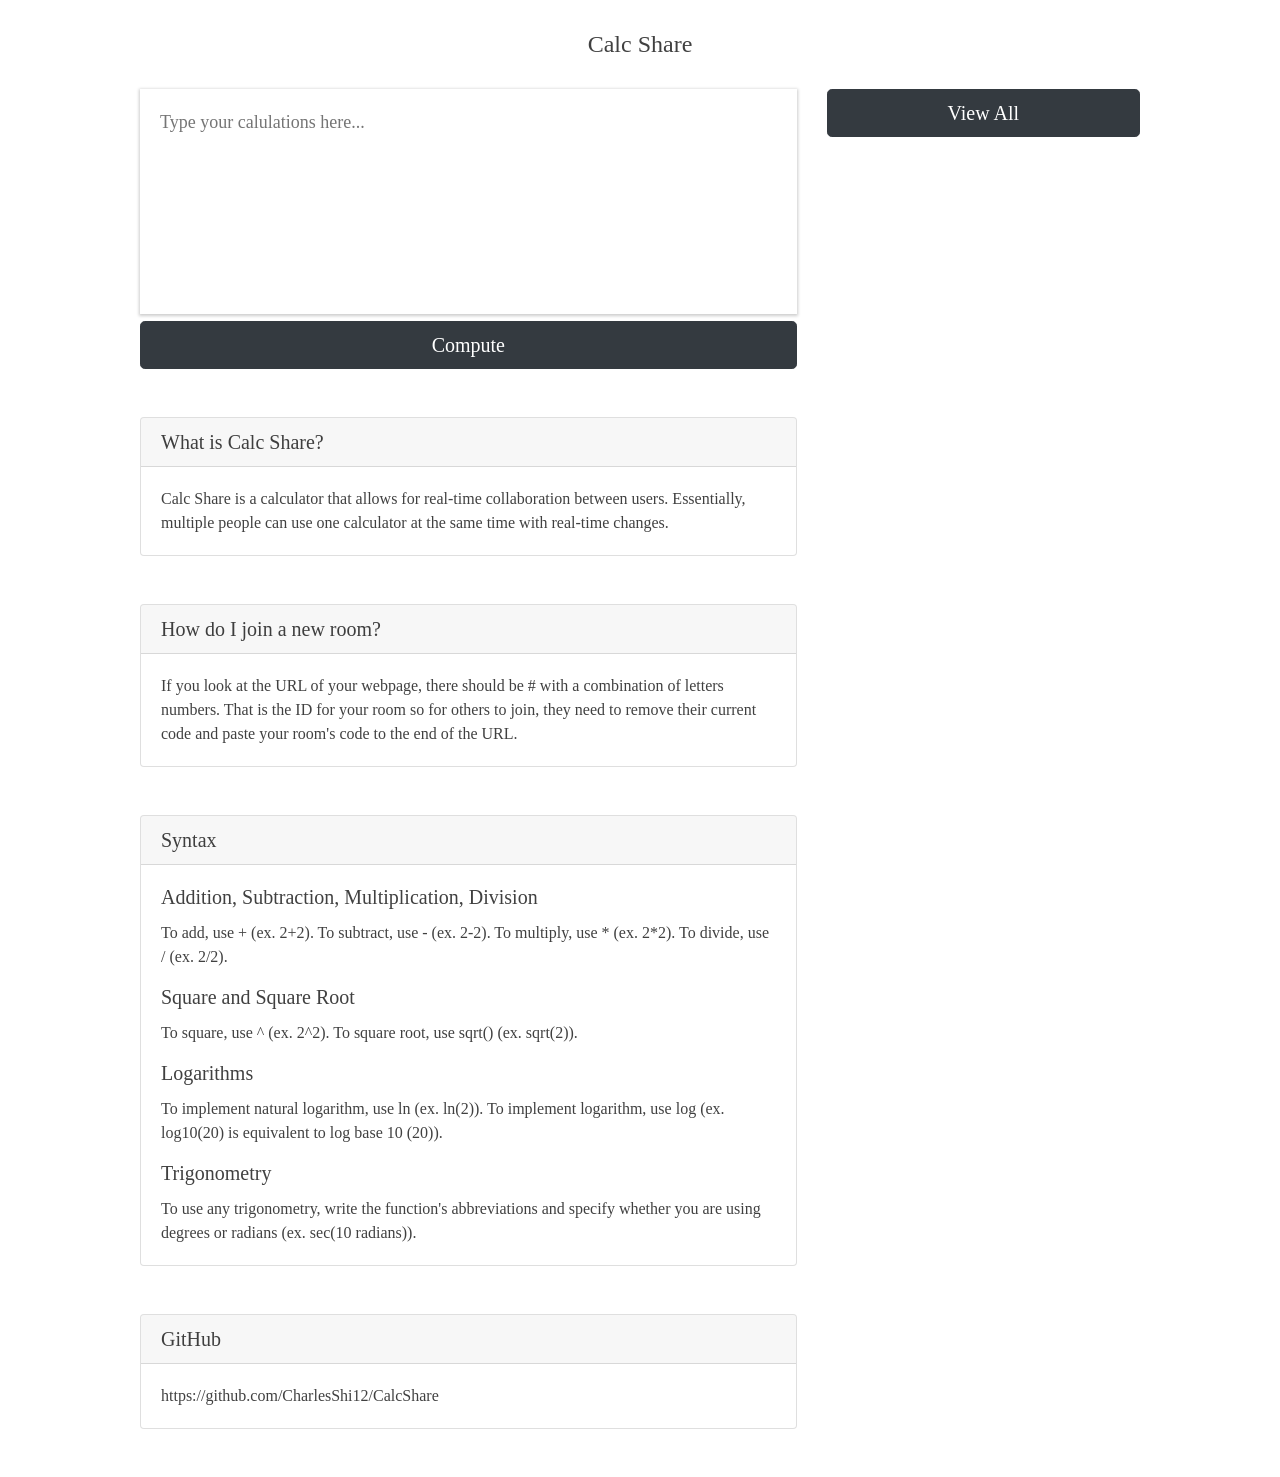
<file: src/main/resources/public/index.html>
<!DOCTYPE html>
<html lang="en">
<head>
    <meta charset="UTF-8">
    <title>Calc Share</title>
    <script src="https://ajax.googleapis.com/ajax/libs/jquery/3.5.1/jquery.min.js"></script>
    <link rel="stylesheet" href="https://stackpath.bootstrapcdn.com/bootstrap/4.5.2/css/bootstrap.min.css" integrity="sha384-JcKb8q3iqJ61gNV9KGb8thSsNjpSL0n8PARn9HuZOnIxN0hoP+VmmDGMN5t9UJ0Z" crossorigin="anonymous">
</head>
<body>
<h1>Calc Share</h1>
<div class="row">
    <div class="col-sm-8">
        <textarea id="text" placeholder="Type your calulations here..."></textarea>
        <button type="button" id="button" class="btn btn-dark btn-lg btn-block">Compute</button>
        <br><br>
        <div class="card">
            <h5 class="card-header">What is Calc Share?</h5>
            <div class="card-body">
                <p class="card-text">Calc Share is a calculator that allows for real-time collaboration between users. Essentially, multiple people can use one calculator at the same time with real-time changes. </p>
            </div>
        </div>
        <br><br>
        <div class="card">
            <h5 class="card-header">How do I join a new room?</h5>
            <div class="card-body">
                <p class="card-text">If you look at the URL of your webpage, there should be # with a combination of letters numbers. That is the ID for your room so for others to join, they need to remove their current code and paste your room's code to the end of the URL.</p>
            </div>
        </div>
        <br><br>
        <div class="card">
            <h5 class="card-header">Syntax</h5>
            <div class="card-body">
                <h5 class="card-title">Addition, Subtraction, Multiplication, Division</h5>
                <p class="card-text">To add, use + (ex. 2+2). To subtract, use - (ex. 2-2). To multiply, use * (ex. 2*2). To divide, use / (ex. 2/2). </p>
                <h5 class="card-title">Square and Square Root</h5>
                <p class="card-text">To square, use ^ (ex. 2^2). To square root, use sqrt() (ex. sqrt(2)).</p>
                <h5 class="card-title">Logarithms</h5>
                <p class="card-text">To implement natural logarithm, use ln (ex. ln(2)). To implement logarithm, use log (ex. log10(20) is equivalent to log base 10 (20)).</p>
                <h5 class="card-title">Trigonometry</h5>
                <p class="card-text">To use any trigonometry, write the function's abbreviations and specify whether you are using degrees or radians (ex. sec(10 radians)).</p>
            </div>
        </div>
        <br><br>
        <div class="card">
            <h5 class="card-header">GitHub</h5>
            <div class="card-body">
                <p class="card-text">https://github.com/CharlesShi12/CalcShare</p>
            </div>
        </div>
        <br><br>
    </div>
    <div class="col-sm-4">
        <div id="calculations"></div>
        <ul class="list-group">
            <button type="button" id="view" class="btn btn-dark btn-lg btn-block">View All</button>
        </ul>
    </div>
</div>
<script type="text/javascript" src="index.js"></script>
<link rel="stylesheet" href="index.css">
</body>
</html>
</file>
<file: src/main/resources/public/index.css>
* {
    box-sizing: border-box;
    font-family: Georgia, serif;
    color: rgba(0, 0, 0, 0.75);
}

body {
    max-width: 1000px;
    margin: 0 auto;
}

h1 {
    font-size: 24px;
    font-weight: 400;
    margin: 30px 0;
    text-align: center;
}

textarea {
    box-shadow: 0 1px 3px 1px rgba(0, 0, 0, 0.2);
    width: 100%;
    border: 0;
    min-height: 25vh;
    outline: 0;
    padding: 20px;
    font-size: 18px;
    resize: none;
}
</file>
